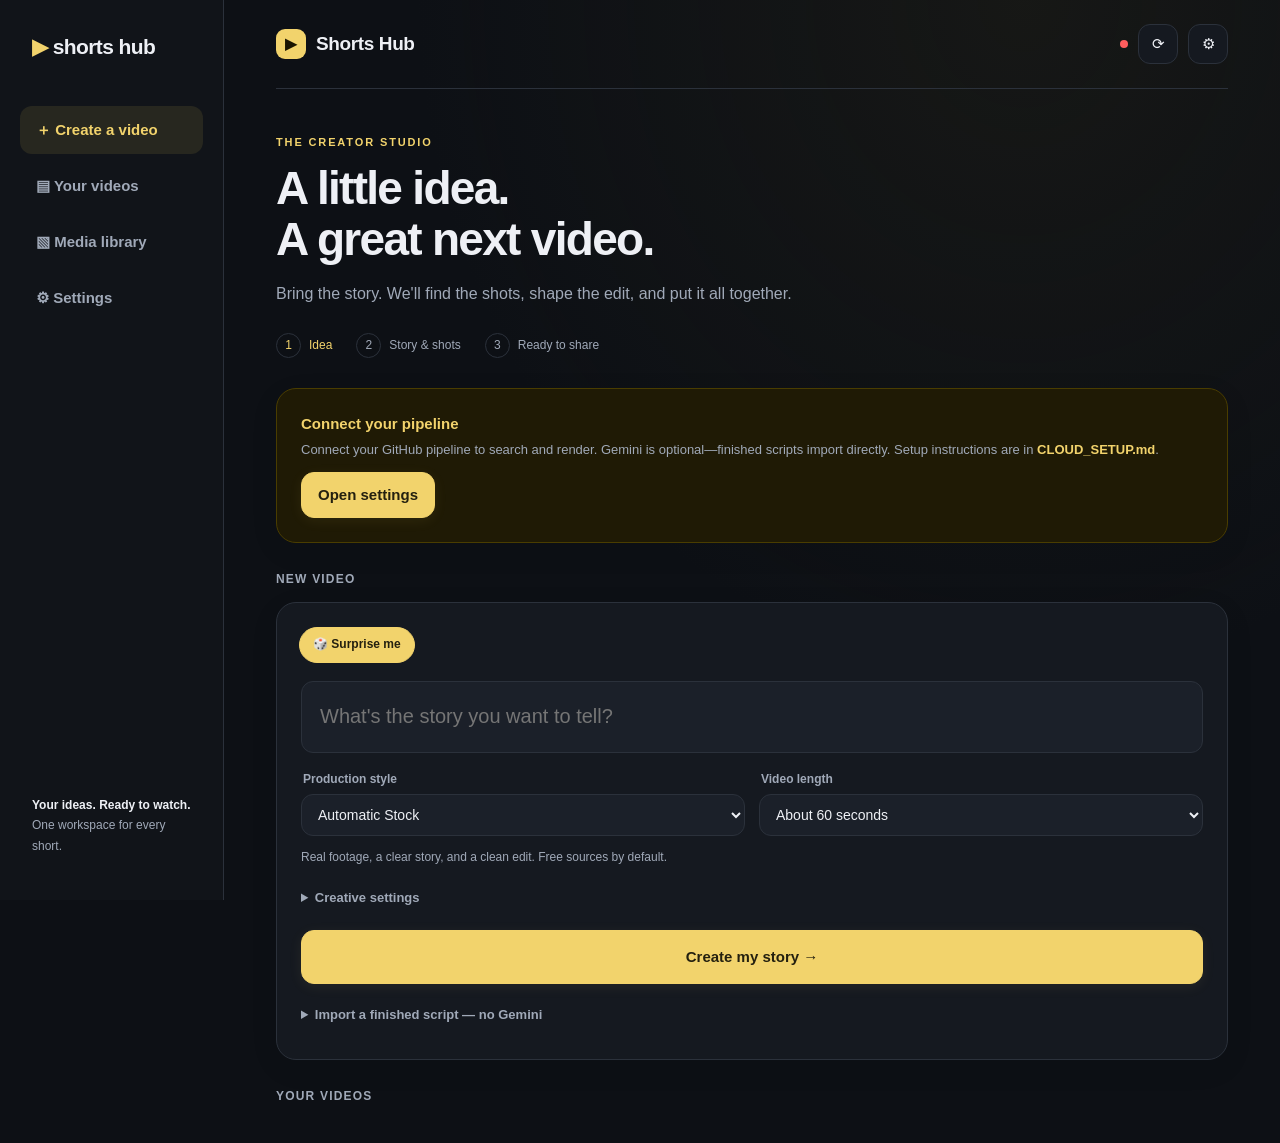
<file: index.html>
<!doctype html>
<html lang="en">
<head>
<meta charset="utf-8">
<meta name="viewport" content="width=device-width, initial-scale=1, viewport-fit=cover">
<title>Shorts Hub</title>
<meta name="theme-color" content="#0d0e12">
<meta name="apple-mobile-web-app-capable" content="yes">
<meta name="apple-mobile-web-app-status-bar-style" content="black-translucent">
<meta name="apple-mobile-web-app-title" content="Shorts Hub">
<link rel="manifest" href="manifest.webmanifest">
<link rel="icon" href="icon-192.png">
<link rel="apple-touch-icon" href="icon-192.png">
<link rel="stylesheet" href="styles/base.css">
<link rel="stylesheet" href="styles/studio.css">
</head>
<body>
<nav class="rail" aria-label="Main navigation">
  <div class="brand"><span>▶</span> shorts hub</div>
  <button class="nav-btn active" data-view="studio">＋ Create a video</button>
  <button class="nav-btn" data-view="videos">▤ Your videos</button>
  <button class="nav-btn" data-view="library">▧ Media library</button>
  <button class="nav-btn" data-view="settings">⚙ Settings</button>
  <div class="rail-foot"><b>Your ideas. Ready to watch.</b><br>One workspace for every short.</div>
</nav>
<div class="wrap">
  <header class="top">
    <div class="logo"><i>▶</i> Shorts Hub</div>
    <div class="spacer"></div>
    <span class="dot" id="conn-dot" title="Connection"></span>
    <button class="iconbtn" id="btn-refresh" aria-label="Refresh" title="Refresh">⟳</button>
    <button class="iconbtn" id="btn-settings" aria-label="Settings" title="Settings">⚙</button>
  </header>
  <section class="hero" id="studio-hero">
    <div class="eyebrow">THE CREATOR STUDIO</div>
    <h1>A little idea.<br>A great next video.</h1>
    <p>Bring the story. We'll find the shots, shape the edit, and put it all together.</p>
    <div class="flow" aria-label="Creation steps"><span class="current"><i>1</i> Idea</span><span><i>2</i> Story &amp; shots</span><span><i>3</i> Ready to share</span></div>
  </section>

  <section id="setup-banner" class="card banner" hidden>
    <b>Connect your pipeline</b>
    <p class="small muted" style="margin:6px 0 12px">Connect your GitHub pipeline to search and render. Gemini is optional—finished scripts import directly. Setup instructions are in <b>CLOUD_SETUP.md</b>.</p>
    <button class="btn primary" id="btn-open-settings">Open settings</button>
  </section>

  <section id="create">
    <h2>New video</h2>
    <div class="card">
      <div class="chips" id="theme-chips" role="group" aria-label="Theme"></div>
      <label class="sr-only" for="custom-topic">What is your video about?</label>
      <input type="text" id="custom-topic" placeholder="What's the story you want to tell?" autocomplete="off">
      <div class="studio-options" style="margin-top:18px">
        <div><label class="f" for="production-mode">Production style</label><select id="production-mode"><option value="stock">Automatic Stock</option><option value="illustrated">Illustrated Story</option><option value="character">AI Character Story</option></select></div>
        <div style="flex:1 1 150px">
          <label class="f" for="video-length">Video length</label>
          <select id="video-length">
            <option value="45">About 45 seconds</option>
            <option value="60" selected>About 60 seconds</option>
            <option value="75">About 75 seconds</option>
          </select>
        </div>
        <div hidden>
          <label class="f" for="map-location">Opening map flyover (optional)</label>
          <input type="text" id="map-location" placeholder="e.g. Chrysler Building, New York" autocomplete="off">
        </div>
      </div>
      <p class="mode-note" id="mode-note">Real footage, a clear story, and a clean edit. Free sources by default.</p>
      <details id="creative-defaults"><summary>Creative settings</summary>
        <div class="studio-options">
          <div><label class="f" for="studio-voice">Narrator</label><select id="studio-voice"><option value="en-US-AndrewNeural">Andrew · warm</option><option value="en-US-BrianNeural">Brian · grounded</option><option value="en-US-ChristopherNeural">Christopher · clear</option></select></div>
          <div><label class="f" for="caption-preset">Caption style</label><select id="caption-preset"><option value="documentary">Documentary</option><option value="horror">Horror</option><option value="comedy">Comedy</option><option value="story">Story</option><option value="minimal">Minimal</option></select></div>
          <div><label class="f" for="music-mood">Soundtrack mood</label><select id="music-mood"><option value="none">Voice only</option><option value="cinematic">Cinematic</option><option value="dark">Dark &amp; atmospheric</option><option value="playful">Playful</option><option value="calm">Calm</option></select></div>
        </div>
        <label class="f" for="style-reference">Series look or character description</label><textarea id="style-reference" rows="2" placeholder="e.g. Hand-drawn midnight-blue horror illustrations, the same red raincoat in each scene"></textarea>
        <label class="check"><input id="ai-enabled" type="checkbox"> Allow paid visuals for selected shots</label>
        <label class="f" for="ai-budget">Maximum generation spend for this video (USD)</label><input id="ai-budget" type="number" min="0" max="25" step="0.25" value="0">
        <p class="small muted">Optional. Requires a fal connection in your pipeline. You review the allowance before rendering. Uploaded artwork works without it.</p>
      </details>
      <div style="height:12px"></div>
      <button class="btn primary big" id="btn-write">Create my story →</button>
      <p class="small muted" id="write-status" style="margin:10px 2px 0" hidden></p>
      <details id="manual-ai">
        <summary>Import a finished script — no Gemini</summary>
        <p class="small muted" style="margin:8px 2px">Already have finished JSON from Codex, ChatGPT, or Claude? Paste it below and import it directly.</p>
        <div class="row">
          <button class="btn sm" id="btn-copy-ai-prompt">Copy AI prompt</button>
          <a class="btn sm" href="https://chatgpt.com/" target="_blank" rel="noopener">Open ChatGPT</a>
          <a class="btn sm" href="https://claude.ai/new" target="_blank" rel="noopener">Open Claude</a>
        </div>
        <label class="f" for="manual-ai-response">Paste the finished script JSON</label>
        <textarea class="jsonbox" id="manual-ai-response" rows="7" autocomplete="off" autocapitalize="off" spellcheck="false" placeholder="Paste the JSON response here…"></textarea>
        <button class="btn primary big" id="btn-import-ai" style="margin-top:10px">Import into Review Script</button>
        <p class="small muted" id="manual-ai-status" style="margin:8px 2px 0" hidden></p>
      </details>
    </div>
  </section>

  <section id="draft" hidden>
    <h2>Review script</h2>
    <div class="card">
      <div class="stats"><span><b id="d-words">0</b> words</span><span>≈ <b id="d-secs">0</b>s</span><span id="d-theme"></span></div>
      <label class="f" for="d-title">Title</label>
      <input type="text" id="d-title" maxlength="100">
      <label class="f" for="d-hook">On-screen hook (first 3 seconds)</label>
      <input type="text" id="d-hook" maxlength="40">
      <input type="hidden" id="d-map-location">
      <label class="f">Narration — one card per scene</label>
      <div id="d-scenes"></div>
      <button class="btn sm" id="btn-add-scene" style="margin-top:10px">+ Add scene</button>
      <details id="d-facts-box" open>
        <summary>Fact check before approving</summary>
        <ul class="facts" id="d-facts"></ul>
      </details>
      <details>
        <summary>Description &amp; hashtags</summary>
        <label class="f" for="d-desc">Description</label>
        <textarea id="d-desc" rows="3"></textarea>
        <label class="f" for="d-tags">Hashtags</label>
        <input type="text" id="d-tags">
      </details>
      <label class="check"><input type="checkbox" id="d-yt"> Upload to YouTube when it's done</label>
      <div class="row" style="margin-top:12px">
        <button class="btn" id="btn-rewrite">↻ Rewrite</button>
        <button class="btn" id="btn-plan">Review the shots</button>
        <button class="btn primary" id="btn-approve">Make my video →</button>
      </div>
      <div style="text-align:center;margin-top:10px"><button class="btn sm" id="btn-discard" style="background:none;border:none" >Discard draft</button></div>
    </div>
  </section>
  <section id="visual-review" hidden>
    <div class="review-toolbar"><div><h2>Your visual story</h2><p>Every shot is editable. Lock the ones you love.</p></div><button class="btn sm" id="back-script">Edit script</button></div>
    <div id="plan-status" class="screen-status" role="status" aria-live="polite" hidden></div>
    <div id="shot-grid" class="shots"></div>
    <div class="production-bar"><span class="budget" id="render-estimate">Free footage · $0 generation</span><button class="btn" id="cancel-plan">Cancel search</button><button class="btn primary" id="render-plan">Render this video →</button></div>
  </section>
  <section id="library-screen" hidden>
    <div class="library-header"><div><div class="eyebrow">YOUR REUSABLE COLLECTION</div><h1>Good footage. On repeat.</h1></div><button class="btn primary" id="add-asset">＋ Add media</button></div>
    <p class="small muted">Save demonstrations, reference images, music and sound effects. Strong matches become part of future videos automatically.</p>
    <input id="library-search" type="text" aria-label="Search your media" placeholder="Search names, tags or topics…">
    <p id="library-status" role="status" class="small muted"></p><div id="library-grid" class="library-grid"></div>
  </section>

  <section id="videos-screen">
    <h2>Your videos</h2>
    <div class="list" id="list"></div>
    <div class="empty card" id="empty" hidden>No videos yet. Write a script above — your first one takes about 4 minutes.</div>
  </section>
</div>
<dialog id="asset-dialog"><form method="dialog" class="card" id="asset-form">
  <div class="library-header"><b>Add to your library</b><button class="iconbtn" value="cancel" aria-label="Close">✕</button></div>
  <input type="hidden" id="asset-id">
  <label class="f" for="asset-file">Upload media (up to 95 MB)</label><input id="asset-file" type="file" accept="video/mp4,video/webm,image/jpeg,image/png,image/webp,audio/mpeg,audio/wav,audio/ogg">
  <label class="f" for="asset-url">Or a direct HTTPS file URL</label><input id="asset-url" type="text" placeholder="https://…/clip.mp4">
  <label class="f" for="asset-title">Name</label><input id="asset-title" type="text" required>
  <label class="f" for="asset-kind">Use as</label><select id="asset-kind"><option value="video">Video</option><option value="image">Image / character reference</option><option value="music">Music</option><option value="sound">Sound effect / ambience</option></select>
  <label class="f" for="asset-tags">Tags, topics and search aliases (comma separated)</label><input id="asset-tags" type="text" placeholder="tesla valve, fluid flow, engineering">
  <label class="f" for="asset-creator">Creator</label><input id="asset-creator" type="text">
  <label class="f" for="asset-license">License or permission</label><input id="asset-license" type="text" required placeholder="Your original footage, CC BY 4.0, licensed from…">
  <label class="f" for="asset-source">Source page</label><input id="asset-source" type="text" placeholder="https://…">
  <p id="asset-status" role="status" class="small muted"></p><button class="btn primary big" id="save-asset" type="button">Save media</button>
</form></dialog>
<dialog id="candidate-dialog"><div class="card"><div class="library-header"><b>Choose your shot</b><button class="iconbtn" id="close-candidates" aria-label="Close">✕</button></div><div id="candidate-grid" class="candidates"></div></div></dialog>

<!-- video viewer -->
<div class="sheet" id="viewer" hidden>
  <div class="inner">
    <div class="bar">
      <button class="iconbtn" id="v-close" aria-label="Close">✕</button>
      <div class="spacer"></div>
      <span class="pill" id="v-pill"></span>
    </div>
    <div class="player">
      <video id="v-video" playsinline controls preload="metadata"></video>
      <div class="load" id="v-load"><div><div class="spinner"></div><div style="margin-top:10px" id="v-load-text">Loading video…</div><div class="progress"><i id="v-prog"></i></div></div></div>
    </div>
    <div class="vt" id="v-title"></div>
    <div class="small muted" id="v-meta"></div>

    <div id="v-failed" class="section" hidden>
      <div class="note"><div class="err" id="v-error"></div></div>
      <div class="row" style="margin-top:10px">
        <button class="btn primary" id="v-retry">↻ Try again</button>
        <button class="btn" id="v-edit">Edit script</button>
      </div>
    </div>

    <div id="v-done">
      <div class="section">
        <button class="btn primary big" id="v-share" disabled>Share / save video</button>
        <p class="small muted" style="margin:8px 2px 0">The TikTok caption is copied for you. If TikTok is in the share sheet, pick it. If it isn't, choose <b>Save Video</b> (iPhone) or <b>Download</b> (Android), then open the TikTok app → <b>+</b> → <b>Upload</b> → pick the video → paste the caption.</p>
      </div>
      <div class="section row">
        <a class="btn" id="v-download" download>⬇ Download</a>
        <a class="btn tt" id="v-tiktok-web" href="https://www.tiktok.com/tiktokstudio/upload" target="_blank" rel="noopener">TikTok upload (computer)</a>
      </div>

      <h2>YouTube</h2>
      <div class="card">
        <div id="v-yt-none">
          <button class="btn yt big" id="v-yt-upload">▲ Upload to YouTube</button>
          <p class="small muted" style="margin:8px 2px 0">Goes up as <b>Private</b> with the title, description and tags filled in. Then tap “Make it public” below.</p>
        </div>
        <div id="v-yt-busy" hidden><span class="spinner"></span> <span class="small">Uploading to YouTube…</span></div>
        <div id="v-yt-done" hidden>
          <div class="small">On YouTube as <b id="v-yt-privacy">private</b>.</div>
          <div class="row" style="margin-top:10px">
            <a class="btn yt" id="v-yt-studio" target="_blank" rel="noopener">Make it public (Studio)</a>
            <a class="btn" id="v-yt-watch" target="_blank" rel="noopener">View Short</a>
          </div>
        </div>
        <div class="err" id="v-yt-err" style="margin-top:8px" hidden></div>
        <div class="copyrow">
          <button class="btn sm" data-copy="youtube_title">Copy title</button>
          <button class="btn sm" data-copy="youtube_description">Copy description</button>
          <button class="btn sm" data-copy="tiktok_caption">Copy TikTok caption</button>
        </div>
      </div>

      <h2>Posted?</h2>
      <div class="card">
        <label class="check" style="margin-top:0"><input type="checkbox" id="v-posted-yt"> Posted on YouTube</label>
        <label class="check"><input type="checkbox" id="v-posted-tt"> Posted on TikTok</label>
      </div>

      <details class="card" style="margin-top:14px">
        <summary>Fact check &amp; details</summary>
        <ul class="facts" id="v-facts"></ul>
        <div class="kv" id="v-kv"></div>
      </details>
    </div>

    <div class="section" style="text-align:center">
      <a class="small" id="v-runlink" target="_blank" rel="noopener">View build log</a>
    </div>
    <div class="section">
      <button class="btn danger" id="v-delete" style="width:100%">Delete video</button>
      <button class="btn danger" id="v-cancel" style="width:100%" hidden>Cancel production</button>
    </div>
  </div>
</div>

<dialog id="settings">
  <div class="card">
    <div style="display:flex;align-items:center"><b style="font-size:17px">Settings</b><div class="spacer"></div><button class="iconbtn" id="s-close" aria-label="Close">✕</button></div>
    <p class="small muted">Saved only on this device. Your keys are sent only to GitHub and Google.</p>
    <label class="f" for="s-owner">GitHub username</label>
    <input type="text" id="s-owner" autocomplete="off" autocapitalize="off" spellcheck="false">
    <label class="f" for="s-repo">Pipeline repository</label>
    <input type="text" id="s-repo" autocomplete="off" autocapitalize="off" spellcheck="false">
    <label class="f" for="s-token">GitHub token (fine-grained, this repo only)</label>
    <input type="password" id="s-token" autocomplete="off" placeholder="github_pat_…">
    <label class="f" for="s-gemini">Gemini API key</label>
    <input type="password" id="s-gemini" autocomplete="off" placeholder="AIza…">
    <label class="f" for="s-model">Gemini model</label>
    <input type="text" id="s-model" autocomplete="off" autocapitalize="off" spellcheck="false">
    <label class="check"><input type="checkbox" id="s-autoyt"> Tick “Upload to YouTube” by default</label>
    <div class="row" style="margin-top:14px">
      <button class="btn" id="s-test">Test connection</button>
      <button class="btn primary" id="s-save">Save</button>
    </div>
    <div class="note" id="s-result" hidden></div>
  </div>
</dialog>

<div class="toast" id="toast" role="status" aria-live="polite"></div>

<script src="js/studio-core.js?v=cast-2"></script>
<script src="js/app.js?v=cast-2"></script>
<script src="js/studio.js?v=cast-2"></script>
<script src="js/cast.js?v=cast-2"></script>
</body>
</html>
</file>
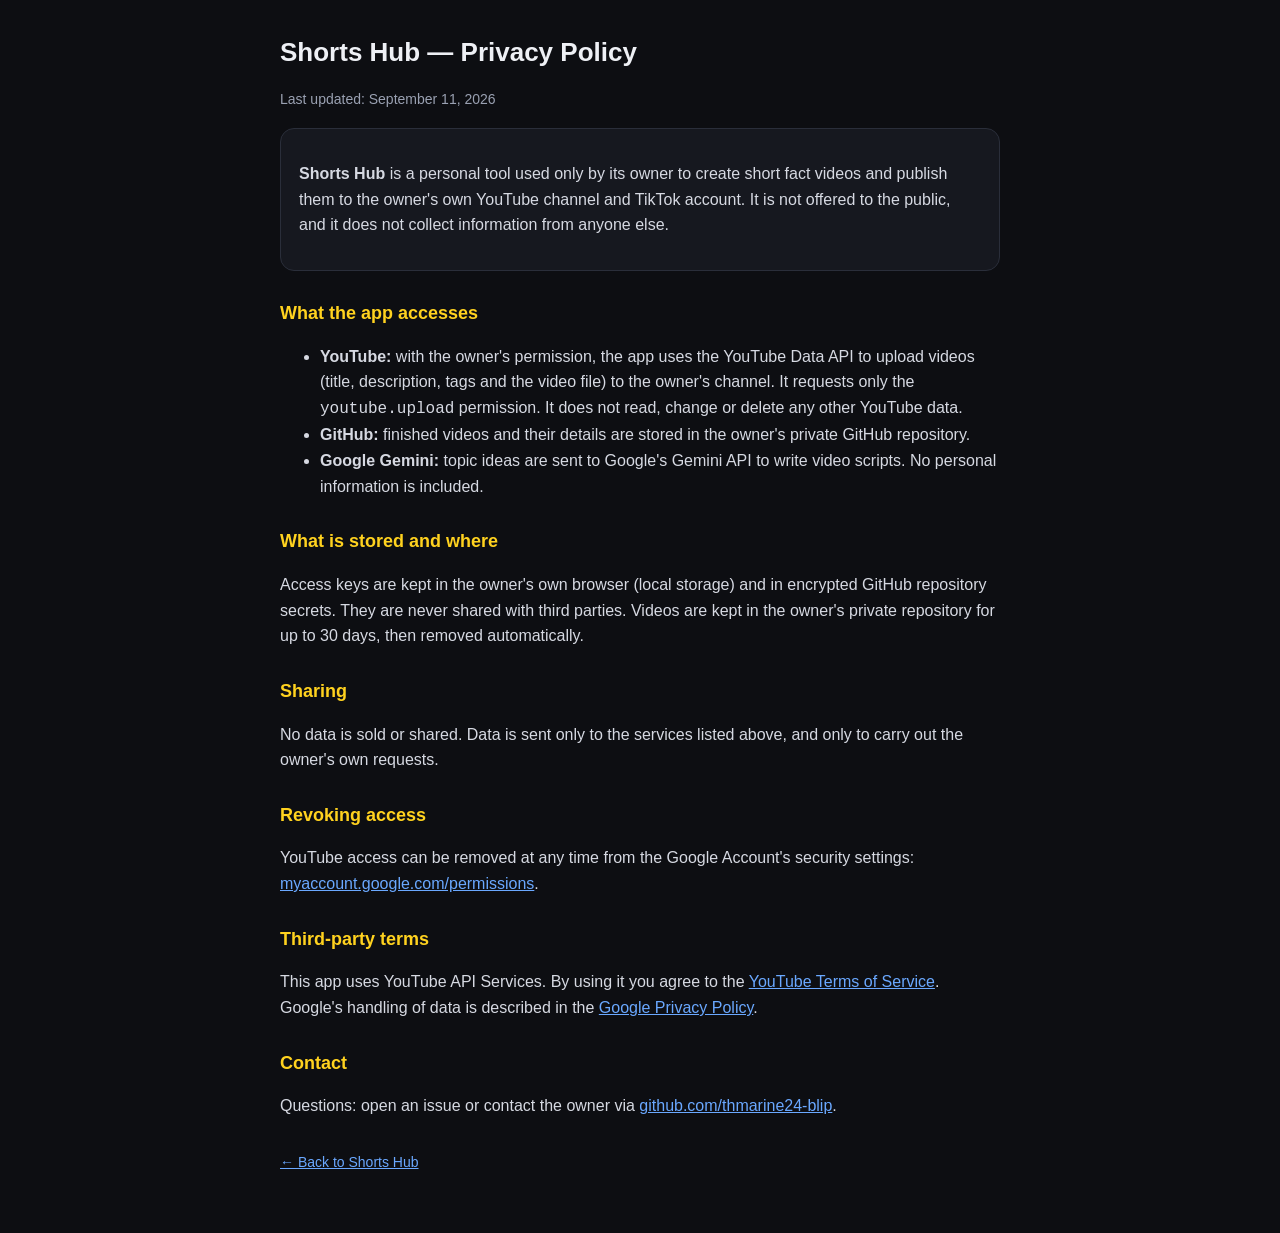
<file: privacy.html>
<!doctype html>
<html lang="en">
<head>
<meta charset="utf-8">
<meta name="viewport" content="width=device-width, initial-scale=1">
<title>Shorts Hub — Privacy Policy</title>
<link rel="icon" href="icon-192.png">
<style>
  :root{--bg:#0d0e12;--panel:#16181f;--line:#2a2e3a;--text:#eef0f5;--muted:#9aa1b2;--accent:#ffd21f}
  html,body{margin:0;background:var(--bg);color:var(--text);font:16px/1.6 -apple-system,BlinkMacSystemFont,"Segoe UI",Roboto,Helvetica,Arial,sans-serif}
  main{max-width:720px;margin:0 auto;padding:32px 16px 48px}
  h1{font-size:26px;margin:0 0 4px} h2{font-size:18px;margin:28px 0 8px;color:var(--accent)}
  p,li{color:#d6d9e2} .muted{color:var(--muted);font-size:14px}
  a{color:#6aa8ff}
  .card{background:var(--panel);border:1px solid var(--line);border-radius:14px;padding:16px 18px;margin-top:18px}
</style>
</head>
<body>
<main>
  <h1>Shorts Hub — Privacy Policy</h1>
  <p class="muted">Last updated: September 11, 2026</p>

  <div class="card">
    <p><b>Shorts Hub</b> is a personal tool used only by its owner to create short fact videos and publish them to the owner's own YouTube channel and TikTok account. It is not offered to the public, and it does not collect information from anyone else.</p>
  </div>

  <h2>What the app accesses</h2>
  <ul>
    <li><b>YouTube:</b> with the owner's permission, the app uses the YouTube Data API to upload videos (title, description, tags and the video file) to the owner's channel. It requests only the <code>youtube.upload</code> permission. It does not read, change or delete any other YouTube data.</li>
    <li><b>GitHub:</b> finished videos and their details are stored in the owner's private GitHub repository.</li>
    <li><b>Google Gemini:</b> topic ideas are sent to Google's Gemini API to write video scripts. No personal information is included.</li>
  </ul>

  <h2>What is stored and where</h2>
  <p>Access keys are kept in the owner's own browser (local storage) and in encrypted GitHub repository secrets. They are never shared with third parties. Videos are kept in the owner's private repository for up to 30 days, then removed automatically.</p>

  <h2>Sharing</h2>
  <p>No data is sold or shared. Data is sent only to the services listed above, and only to carry out the owner's own requests.</p>

  <h2>Revoking access</h2>
  <p>YouTube access can be removed at any time from the Google Account's security settings: <a href="https://myaccount.google.com/permissions">myaccount.google.com/permissions</a>.</p>

  <h2>Third-party terms</h2>
  <p>This app uses YouTube API Services. By using it you agree to the <a href="https://www.youtube.com/t/terms">YouTube Terms of Service</a>. Google's handling of data is described in the <a href="https://policies.google.com/privacy">Google Privacy Policy</a>.</p>

  <h2>Contact</h2>
  <p>Questions: open an issue or contact the owner via <a href="https://github.com/thmarine24-blip">github.com/thmarine24-blip</a>.</p>

  <p class="muted" style="margin-top:32px"><a href="./">← Back to Shorts Hub</a></p>
</main>
</body>
</html>
</file>
<file: styles/base.css>
:root{
  --bg:#0d0e12; --panel:#16181f; --panel2:#1d2029; --line:#2a2e3a; --text:#eef0f5; --muted:#9aa1b2;
  --accent:#ffd21f; --accent-ink:#1a1400; --good:#3ddc84; --bad:#ff5d5d; --info:#6aa8ff;
  --yt:#ff3b3b; --tt:#25f4ee; --radius:16px;
  --safe-b: env(safe-area-inset-bottom, 0px);
}
*{box-sizing:border-box}
html,body{margin:0;background:var(--bg);color:var(--text);font:15px/1.45 -apple-system,BlinkMacSystemFont,"Segoe UI",Roboto,Inter,Helvetica,Arial,sans-serif;-webkit-font-smoothing:antialiased}
body{padding:0 16px calc(24px + var(--safe-b))}
button,input,textarea,select{font:inherit;color:inherit}
a{color:var(--info)}
[hidden]{display:none!important}
.wrap{max-width:640px;margin:0 auto}
header.top{position:sticky;top:0;z-index:5;background:linear-gradient(var(--bg) 75%,transparent);padding:calc(12px + env(safe-area-inset-top,0px)) 0 10px;display:flex;align-items:center;gap:10px}
.logo{display:flex;align-items:center;gap:10px;font-weight:800;font-size:19px;letter-spacing:-.02em}
.logo i{width:30px;height:30px;border-radius:9px;background:linear-gradient(135deg,#ffd21f,#ff7a1f);display:grid;place-items:center;font-style:normal;color:#1a1400;font-size:15px}
.spacer{flex:1}
.iconbtn{width:40px;height:40px;border-radius:12px;border:1px solid var(--line);background:var(--panel);display:grid;place-items:center;cursor:pointer}
.dot{width:8px;height:8px;border-radius:50%;background:var(--muted)}
.dot.ok{background:var(--good)} .dot.bad{background:var(--bad)}
h2{font-size:13px;text-transform:uppercase;letter-spacing:.08em;color:var(--muted);margin:22px 2px 10px;font-weight:700}
.card{background:var(--panel);border:1px solid var(--line);border-radius:var(--radius);padding:16px}
.banner{border-color:#4a3d00;background:#1f1a05}
.banner b{color:var(--accent)}
.chips{display:flex;gap:8px;overflow-x:auto;padding-bottom:4px;margin:0 -2px 12px;scrollbar-width:none}
.chips::-webkit-scrollbar{display:none}
.chip{flex:0 0 auto;padding:8px 13px;border-radius:999px;border:1px solid var(--line);background:var(--panel2);cursor:pointer;font-size:14px;white-space:nowrap}
.chip[aria-pressed="true"]{background:var(--accent);color:var(--accent-ink);border-color:var(--accent);font-weight:700}
input[type=text],input[type=password],textarea,select{width:100%;background:var(--panel2);border:1px solid var(--line);border-radius:12px;padding:11px 12px;outline:none}
input:focus,textarea:focus,select:focus{border-color:#555d72}
textarea{resize:vertical;min-height:64px}
label.f{display:block;font-size:12px;color:var(--muted);margin:12px 2px 6px;font-weight:600}
.btn{display:inline-flex;align-items:center;justify-content:center;gap:8px;min-height:46px;padding:0 16px;border-radius:13px;border:1px solid var(--line);background:var(--panel2);cursor:pointer;font-weight:650;text-decoration:none;color:var(--text)}
.btn:disabled{opacity:.5;cursor:default}
.btn.primary{background:var(--accent);color:var(--accent-ink);border-color:var(--accent)}
.btn.big{width:100%;min-height:54px;font-size:17px}
.btn.yt{border-color:#5a1f1f;background:#2a1212}
.btn.tt{border-color:#124a48;background:#0e2423}
.btn.danger{color:var(--bad)}
.btn.sm{min-height:36px;padding:0 12px;font-size:13px;border-radius:10px}
.row{display:flex;gap:10px;flex-wrap:wrap}
.row>.btn{flex:1 1 140px}
.muted{color:var(--muted)} .small{font-size:13px}
.scene{border:1px solid var(--line);border-radius:14px;padding:10px;margin-top:10px;background:var(--panel2)}
.scene textarea{background:transparent;border:none;padding:4px 2px;min-height:44px}
.scene .vis{display:flex;align-items:center;gap:6px;border-top:1px dashed var(--line);margin-top:6px;padding-top:6px}
.scene .vis input{background:transparent;border:none;padding:4px 2px;font-size:13px;color:var(--muted)}
.scene .n{font-size:11px;color:var(--muted);font-weight:700;display:flex;justify-content:space-between}
.scene .x{background:none;border:none;color:var(--muted);cursor:pointer;font-size:16px;line-height:1}
.stats{display:flex;gap:14px;font-size:13px;color:var(--muted)}
.stats b{color:var(--text)}
details{margin-top:12px} summary{cursor:pointer;color:var(--muted);font-size:13px;font-weight:600}
ul.facts{margin:8px 0 0;padding-left:18px;color:var(--muted);font-size:13px}
.check{display:flex;align-items:center;gap:10px;margin:14px 2px 4px;font-size:14px}
.check input{width:20px;height:20px;accent-color:var(--accent)}
.list{display:grid;gap:10px}
.job{display:flex;gap:12px;align-items:center;padding:10px;cursor:pointer}
.thumb{width:62px;height:110px;border-radius:10px;background:#000 center/cover no-repeat;flex:0 0 auto;position:relative;overflow:hidden;border:1px solid var(--line)}
.thumb .spin{position:absolute;inset:0;display:grid;place-items:center}
.job .t{font-weight:700;line-height:1.25;margin-bottom:6px;display:-webkit-box;-webkit-line-clamp:2;-webkit-box-orient:vertical;overflow:hidden}
.pill{display:inline-flex;align-items:center;gap:6px;font-size:12px;font-weight:700;padding:3px 9px;border-radius:999px;background:var(--panel2);border:1px solid var(--line)}
.pill.run{color:var(--accent);border-color:#4a3d00}
.pill.ok{color:var(--good);border-color:#174a2e}
.pill.bad{color:var(--bad);border-color:#5a1f1f}
.badges{display:flex;gap:6px;margin-top:6px;flex-wrap:wrap}
.badge{font-size:11px;font-weight:700;padding:2px 7px;border-radius:6px;background:var(--panel2);color:var(--muted)}
.badge.yt{color:#ff8a8a} .badge.tt{color:var(--tt)}
.spinner{width:18px;height:18px;border-radius:50%;border:2px solid #fff3;border-top-color:var(--accent);animation:sp 0.9s linear infinite;display:inline-block}
@keyframes sp{to{transform:rotate(360deg)}}
.empty{text-align:center;padding:28px 16px;color:var(--muted)}
/* viewer sheet */
.sheet{position:fixed;inset:0;z-index:20;background:#000c;overflow-y:auto;-webkit-overflow-scrolling:touch;overscroll-behavior:contain}
.sheet .inner{width:100%;max-width:560px;margin:0 auto;background:var(--bg);min-height:100%;padding:calc(10px + env(safe-area-inset-top,0px)) 16px calc(28px + var(--safe-b))}
.sheet .bar{display:flex;align-items:center;gap:10px;margin-bottom:10px}
.player{position:relative;width:100%;max-width:340px;margin:0 auto;aspect-ratio:9/16;border-radius:18px;overflow:hidden;background:#000;border:1px solid var(--line)}
.player video{width:100%;height:100%;display:block;object-fit:contain;background:#000}
.player .load{position:absolute;inset:0;display:grid;place-items:center;text-align:center;color:var(--muted);font-size:13px;padding:20px}
.progress{height:4px;background:var(--line);border-radius:4px;overflow:hidden;margin-top:8px;width:160px}
.progress i{display:block;height:100%;background:var(--accent);width:0}
.vt{font-size:18px;font-weight:800;margin:14px 0 4px;line-height:1.25}
.section{margin-top:16px}
.copyrow{display:flex;gap:8px;flex-wrap:wrap;margin-top:8px}
.err{color:var(--bad);font-size:13px;white-space:pre-wrap;word-break:break-word}
.note{font-size:13px;color:var(--muted);background:var(--panel2);border:1px solid var(--line);border-radius:12px;padding:10px 12px;margin-top:10px}
.jsonbox{min-height:150px;font:12px/1.4 ui-monospace,SFMono-Regular,Consolas,"Liberation Mono",monospace}
dialog{border:none;padding:0;background:transparent;color:var(--text);width:min(560px,100%);max-width:100%;max-height:100%}
dialog::backdrop{background:#000b}
dialog .card{margin:12px;max-height:calc(100vh - 24px);overflow:auto}
.toast{position:fixed;left:50%;bottom:calc(20px + var(--safe-b));transform:translateX(-50%) translateY(20px);opacity:0;transition:.25s;z-index:50;background:#252936;border:1px solid var(--line);padding:11px 16px;border-radius:12px;font-size:14px;max-width:calc(100% - 32px);box-shadow:0 10px 30px #0008;pointer-events:none}
.toast.show{opacity:1;transform:translateX(-50%) translateY(0)}
.toast.bad{border-color:#5a1f1f;color:#ffb3b3}
.kv{display:grid;grid-template-columns:auto 1fr;gap:4px 12px;font-size:13px;margin-top:10px}
.kv span:nth-child(odd){color:var(--muted)}
</file>
<file: styles/studio.css>
:root{--bg:#0d1015;--panel:#151920;--panel2:#1b2029;--line:#2b313b;--accent:#f2d36c;--accent-ink:#24200f;--muted:#a0a9b8;--radius:20px}
body{background:radial-gradient(ellipse at 80% 0%,#29261755,transparent 42%),var(--bg);padding-left:240px}
.wrap{max-width:1220px;padding:0 36px;margin:auto}
header.top{padding:24px 0;background:none;position:relative;border-bottom:1px solid var(--line)}
.logo{font-size:19px}.logo i{background:var(--accent)}
.rail{position:fixed;inset:0 auto 0 0;width:224px;border-right:1px solid var(--line);padding:32px 20px;background:#111419;z-index:6;display:flex;flex-direction:column;gap:8px}
.rail .brand{font-size:21px;font-weight:750;letter-spacing:-.6px;margin:0 12px 36px}.brand span{color:var(--accent)}
.nav-btn{border:0;background:none;text-align:left;padding:13px 16px;border-radius:12px;color:var(--muted);cursor:pointer;font-weight:600;display:flex;gap:12px}
.nav-btn.active,.nav-btn:hover{background:#27271f;color:var(--accent)}
.rail-foot{margin-top:auto;padding:12px;font-size:12px;color:var(--muted);line-height:1.7}.rail-foot b{color:var(--text)}
.hero{padding:46px 0 24px}.eyebrow{font-size:11px;letter-spacing:.17em;font-weight:750;color:var(--accent);text-transform:uppercase}
.hero h1{font-size:clamp(30px,4vw,46px);letter-spacing:-1.7px;line-height:1.12;margin:12px 0}.hero p{color:var(--muted);font-size:16px;max-width:590px}
.flow{display:flex;gap:24px;margin:28px 0 6px;color:var(--muted);font-size:12px}.flow span{display:flex;align-items:center;gap:8px}.flow i{font-style:normal;border:1px solid var(--line);border-radius:50%;width:25px;height:25px;display:grid;place-items:center}.flow .current{color:var(--accent)}
h2{font-size:12px;letter-spacing:.1em;margin:28px 0 14px}.card{padding:24px;box-shadow:0 8px 30px #0001}.btn{transition:background .15s,transform .15s;min-height:46px}.btn:hover{filter:brightness(1.12)}.btn.primary{box-shadow:0 3px 14px #f2d36c12}.btn.big{min-height:54px;font-size:15px}.btn:active{transform:translateY(1px)}
:focus-visible{outline:2px solid var(--accent)!important;outline-offset:4px}input,textarea,select{font-size:14px}input[type=number]{width:100%;background:var(--panel2);border:1px solid var(--line);border-radius:10px;padding:10px}#custom-topic{font-size:20px;padding:20px 18px;min-height:72px}#theme-chips{margin-bottom:14px}.chip{font-size:12px}.chips{flex-wrap:wrap}.scene{padding:16px}.scene textarea{line-height:1.7}.scene .n{letter-spacing:.08em}details{padding:10px 0}summary{font-size:13px}
.studio-options{display:grid;grid-template-columns:repeat(3,1fr);gap:14px}.studio-options label{margin-top:0}.mode-note{font-size:12px;color:var(--muted);line-height:1.6;margin:12px 0}.list{grid-template-columns:repeat(3,minmax(0,1fr));gap:16px}.job{display:block;padding:12px;cursor:pointer}.thumb{width:100%;height:190px;border-radius:12px;background-size:cover;background-position:center 35%;margin-bottom:14px}.job .t{margin:4px 0 12px;font-size:15px}.job .badges{min-height:20px}.sheet .inner{max-width:720px;padding:24px}.sheet{backdrop-filter:blur(12px)}dialog{width:min(780px,95vw)}
.review-toolbar{display:flex;justify-content:space-between;align-items:center;gap:16px;margin:16px 0}.review-toolbar p{color:var(--muted);font-size:13px}.shots{display:grid;grid-template-columns:repeat(3,minmax(0,1fr));gap:16px}.shot{padding:14px;min-width:0}.shot-preview{height:240px;border-radius:12px;background:#0c1015;display:grid;place-items:center;overflow:hidden;color:var(--muted);text-align:center;font-size:13px;position:relative}.shot-preview img,.shot-preview video{width:100%;height:100%;object-fit:cover}.shot-head{display:flex;justify-content:space-between;margin:12px 0;font-size:11px;font-weight:700;color:var(--accent)}.shot p{font-size:13px;line-height:1.5}.shot-source{font-size:11px;color:var(--muted);overflow-wrap:anywhere}.shot .row{gap:6px}.shot .row>.btn{flex:1 1 45%;padding:0 8px}.shot details label{font-size:11px}.shot .warning{font-size:12px;color:#ebba8e}.candidates{display:grid;grid-template-columns:repeat(3,1fr);gap:10px}.candidate{padding:8px;text-align:left;background:var(--panel2);border:1px solid var(--line);border-radius:12px;cursor:pointer}.candidate img{width:100%;height:110px;object-fit:cover;border-radius:6px}.candidate small{display:block;font-size:10px;color:var(--muted)}
.library-grid{display:grid;grid-template-columns:repeat(4,minmax(0,1fr));gap:14px}.asset{padding:14px}.asset img,.asset video{width:100%;height:160px;object-fit:cover;border-radius:10px}.asset h3{font-size:14px}.asset p{font-size:12px;color:var(--muted)}.library-header{display:flex;align-items:center;justify-content:space-between;gap:12px;margin-bottom:20px}.library-header h1{font-size:32px;letter-spacing:-1px}.connections-note{padding:14px;border-left:2px solid var(--accent);color:var(--muted);font-size:13px}.production-bar{display:flex;gap:10px;align-items:center;flex-wrap:wrap;margin:18px 0 0}.production-bar .btn.primary{margin-left:auto}.budget{color:var(--accent);font-size:12px}.screen-status{padding:16px;background:var(--panel2);border-radius:12px;font-size:14px;margin:12px 0}.sr-only{position:absolute;width:1px;height:1px;overflow:hidden;clip:rect(0,0,0,0)}
@media(max-width:1100px){body{padding-left:180px}.rail{width:170px;padding:24px 12px}.wrap{padding:0 20px}.shots,.list{grid-template-columns:repeat(2,minmax(0,1fr))}.library-grid{grid-template-columns:repeat(3,minmax(0,1fr))}}
@media(max-width:720px){body{padding:0 14px 82px}.wrap{padding:0}.rail{inset:auto 0 0;width:100%;height:66px;border-right:0;border-top:1px solid var(--line);flex-direction:row;justify-content:center;padding:8px;gap:4px}.rail .brand,.rail-foot{display:none}.nav-btn{padding:10px 14px;font-size:12px}.hero{padding:26px 0 10px}.hero h1{font-size:34px}.flow{gap:14px}.card{padding:18px}.studio-options{grid-template-columns:1fr 1fr}.studio-options>*:first-child{grid-column:1/-1}.shots{grid-template-columns:1fr}.shot-preview{height:300px}.list,.library-grid{grid-template-columns:repeat(2,minmax(0,1fr))}.thumb{height:170px}.production-bar .btn.primary{width:100%;margin:0}.candidates{grid-template-columns:repeat(2,1fr)}header.top{padding:16px 0}.review-toolbar{align-items:start}.sheet .inner{padding:16px}}
@media(prefers-reduced-motion:reduce){*,*::before,*::after{animation:none!important;transition:none!important;scroll-behavior:auto!important}}
.studio-options:has(>#production-mode),#create>.card>.studio-options{grid-template-columns:repeat(2,minmax(0,1fr))}
.candidate video{width:100%;height:110px;object-fit:cover;border-radius:6px}.asset audio{width:100%}
@media(max-width:720px){.nav-btn{padding:10px 8px;font-size:11px}.flow{gap:10px;font-size:11px}}
</file>
